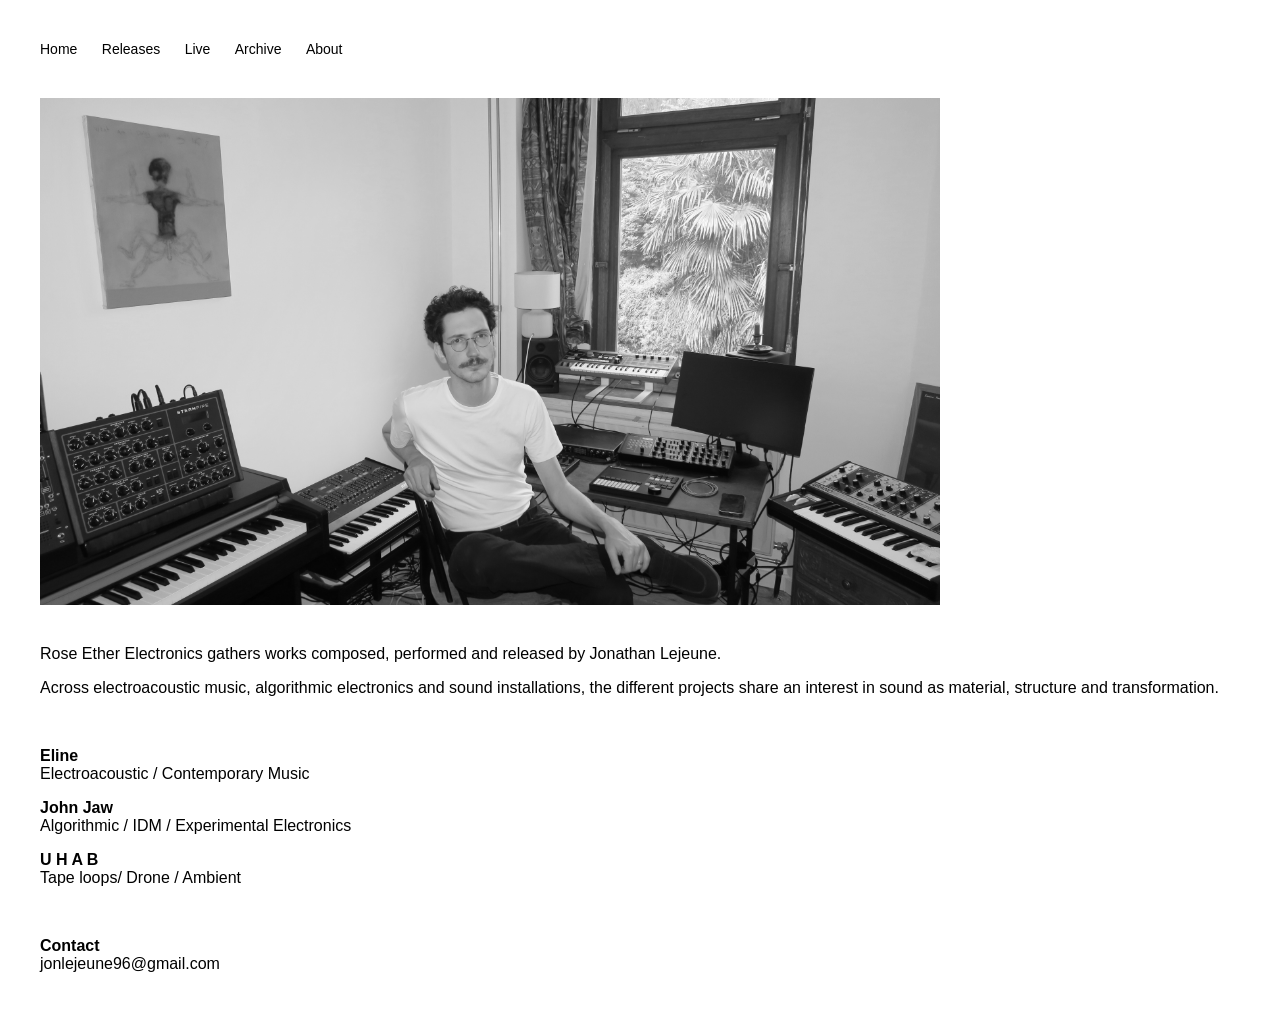
<file: about.html>
<!DOCTYPE html>
<html lang="en">
<head>
<meta charset="UTF-8">
<meta name="viewport" content="width=device-width, initial-scale=1.0"> 
<title>About</title>
<link rel="stylesheet" href="style.css">
</head>

<body>

<nav>
  <a href="index.html">Home</a>
  <a href="releases.html">Releases</a>
  <a href="live.html">Live</a>
  <a href="archive.html">Archive</a>
  <a href="about.html">About</a>
</nav>

<main>

<img src="images/about.JPG" alt="About" class="about-image">

<div class="content">

<p>
Rose Ether Electronics gathers works composed, performed and released by Jonathan Lejeune.
</p>

<p>
Across electroacoustic music, algorithmic electronics and sound installations, the different projects share an interest in sound as material, structure and transformation.
</p>

<br>

<p>
<strong>Eline</strong><br>
Electroacoustic / Contemporary Music
</p>

<p>
<strong>John Jaw</strong><br>
Algorithmic / IDM / Experimental Electronics
</p>

<p>
<strong>U H A B </strong><br>
Tape loops/ Drone / Ambient  
</p>

<br>

<p>
<strong>Contact</strong><br>
jonlejeune96@gmail.com
</p>

</div>

</main>

</body>
</html>
</file>
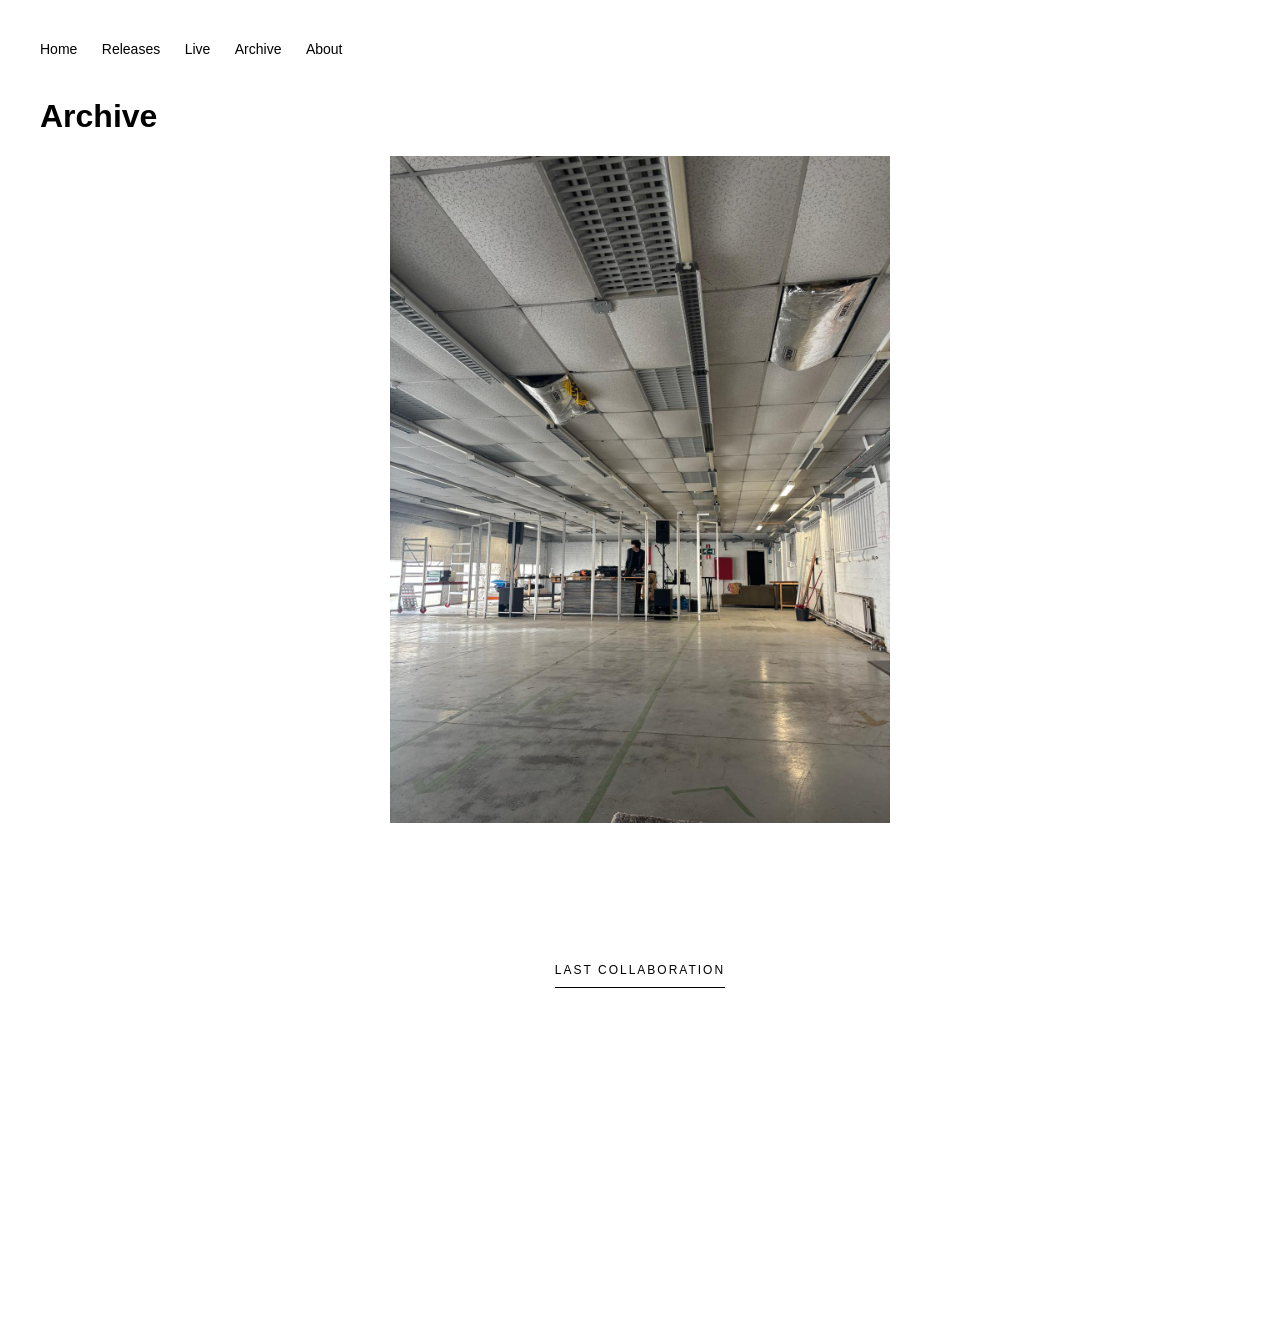
<file: archive.html>
<!DOCTYPE html>
<html lang="en">
<head>
<meta charset="UTF-8">
<meta name="viewport" content="width=device-width, initial-scale=1.0">  
<title>Archive</title>
<link rel="stylesheet" href="style.css">
</head>

<body>

<nav>
  <a href="index.html">Home</a>
  <a href="releases.html">Releases</a>
  <a href="live.html">Live</a>
  <a href="archive.html">Archive</a>
  <a href="about.html">About</a>
</nav>

<main>

<h1>Archive</h1>

<div class="archive-gallery">

  <img src="images/live.jpg" alt="">

  <h2> Last collaboration </h2>
 
  
  <iframe
  class="archive-video"
  src="https://www.youtube.com/embed/gpTZohEwEDY"
  title="YouTube video player"
  frameborder="0"
  allow="accelerometer; autoplay; clipboard-write; encrypted-media; gyroscope; picture-in-picture"
  allowfullscreen>
</iframe>


  <div class="archive-list">

 
</div>
</main>

</body>
</html>
</file>
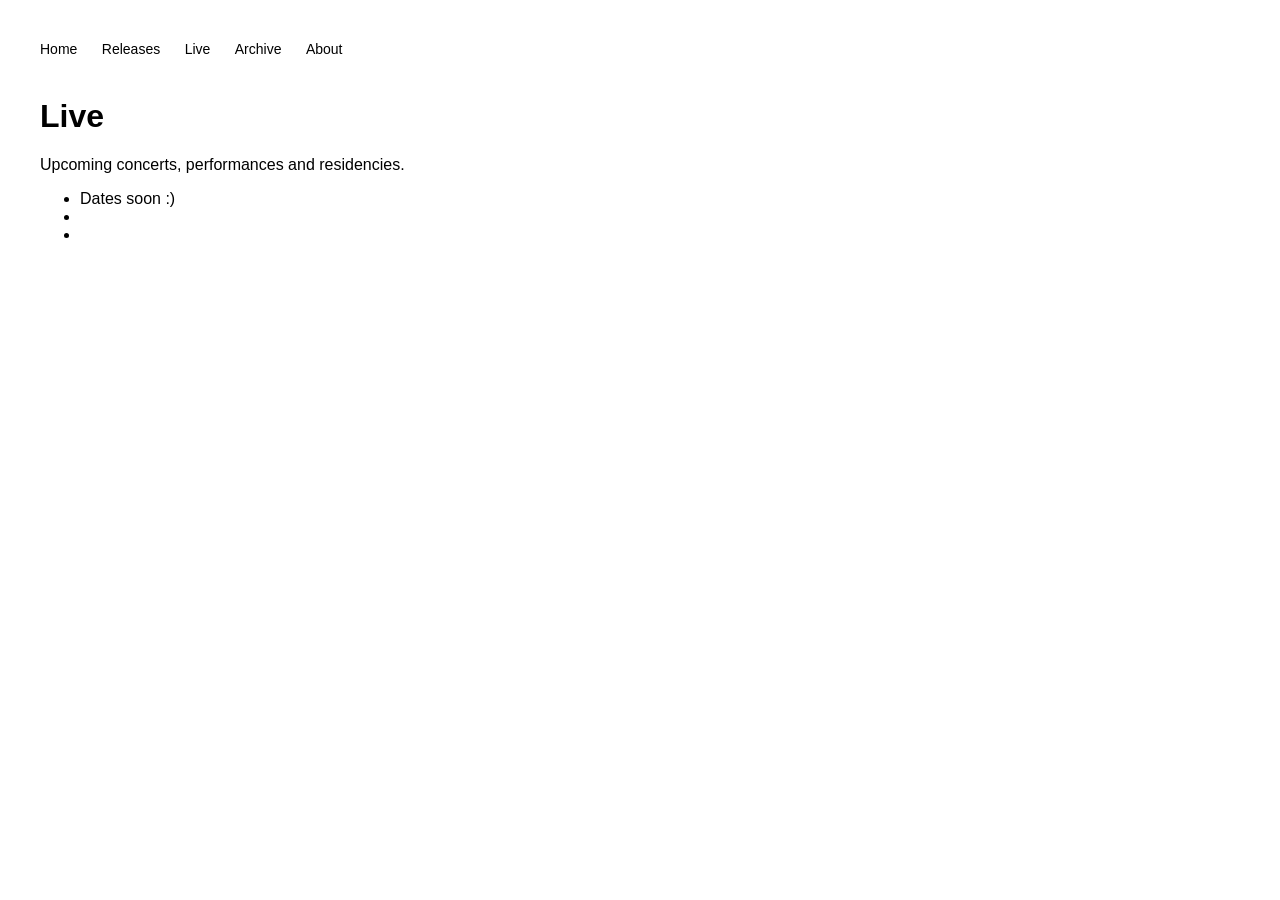
<file: live.html>
<!DOCTYPE html>
<html lang="en">
<head>
<meta charset="UTF-8">
<meta name="viewport" content="width=device-width, initial-scale=1.0">  
<title>Live</title>
<link rel="stylesheet" href="style.css">
</head>

<body>

<nav>
  <a href="index.html">Home</a>
  <a href="releases.html">Releases</a>
  <a href="live.html">Live</a>
  <a href="archive.html">Archive</a>
  <a href="about.html">About</a>
</nav>

<main>

<h1>Live</h1>

<p>
Upcoming concerts, performances and residencies.
</p>

<ul class="live-list">
  <li>Dates soon :)</li>
  <li></li>
  <li></li>
</ul>

</main>

</body>
</html>
</file>
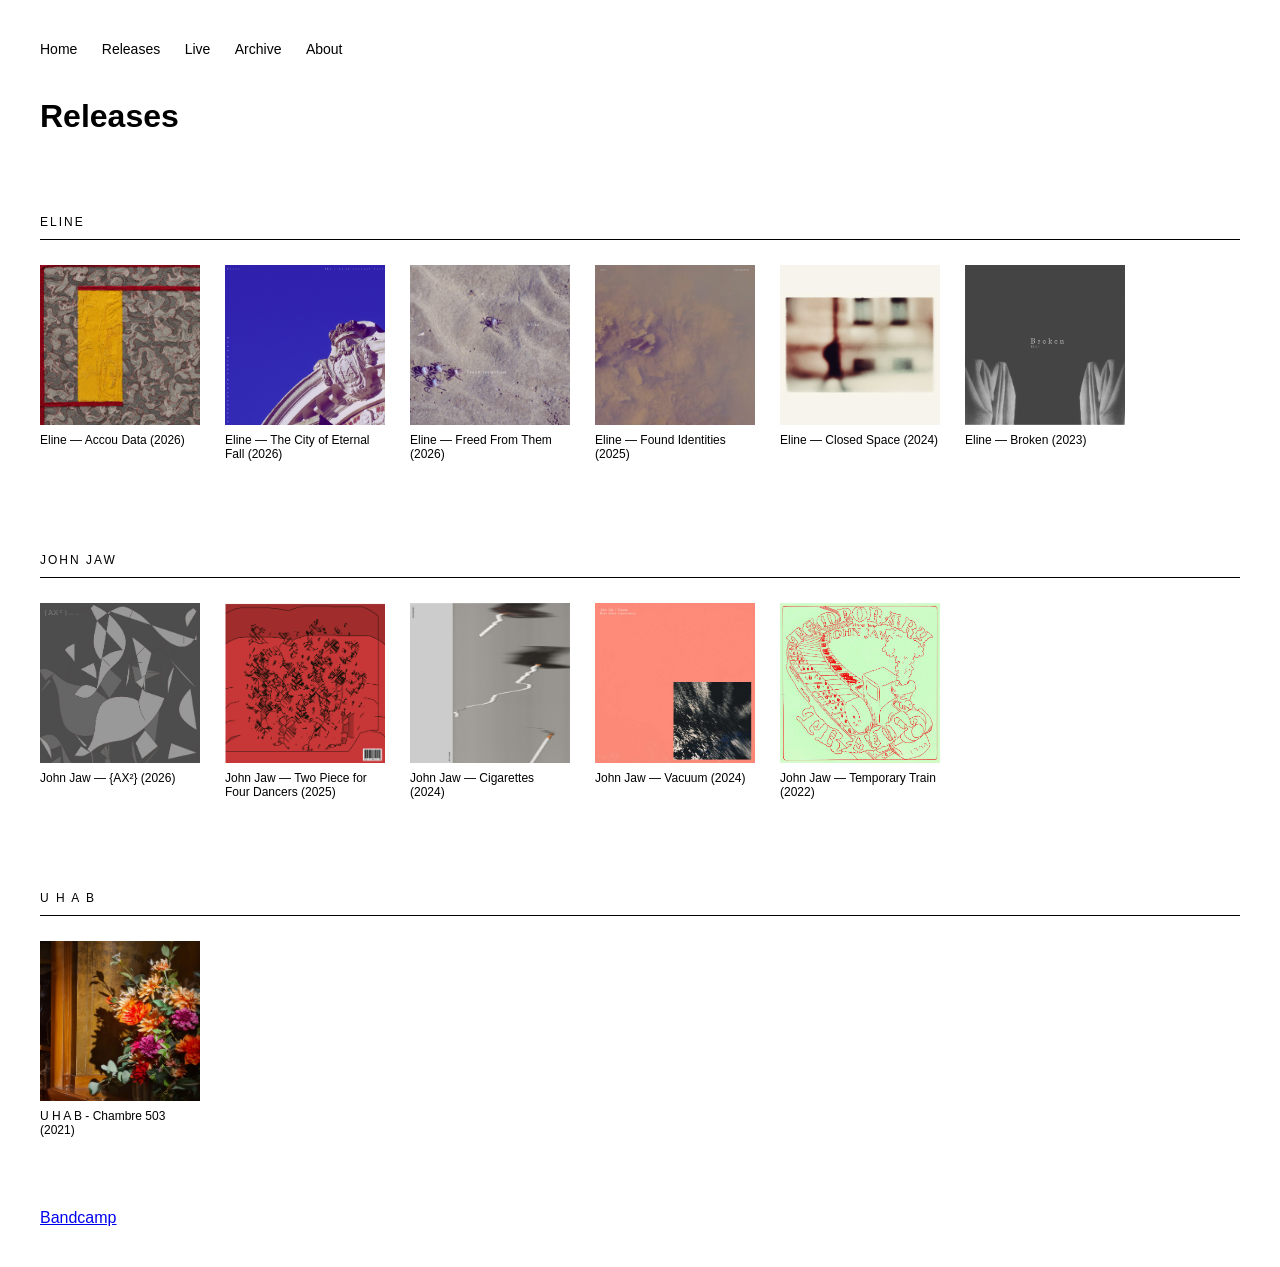
<file: releases.html>
<!DOCTYPE html>
<html lang="en">
<head>
<meta charset="UTF-8">
<meta name="viewport" content="width=device-width, initial-scale=1.0">  
<title>Releases</title>
<link rel="stylesheet" href="style.css">
</head>

<body>

<nav>
  <a href="index.html">Home</a>
  <a href="releases.html">Releases</a>
  <a href="live.html">Live</a>
  <a href="archive.html">Archive</a>
  <a href="about.html">About</a>
</nav>

<main>

<h1>Releases</h1>

<h2>Eline</h2>

<div class="project-row">

  <div class="release">
    <img src="images/accou data.jpg" alt="">
    <p>Eline — Accou Data (2026)</p>
  </div> 
  
  
   <div class="release">
    <img src="images/Eline the city of eternal fall.jpg" alt="">
    <p>Eline — The City of Eternal Fall (2026)</p>
  </div>

  <div class="release">
    <img src="images/Eline freed from them.jpg" alt="">
    <p>Eline — Freed From Them (2026)</p>
  </div>

  <div class="release">
    <img src="images/Eline found identitties .png.jpg" alt="">
    <p>Eline — Found Identities (2025)</p>
  </div>

  <div class="release">
    <img src="images/Eline closed space.jpg" alt="">
    <p>Eline — Closed Space (2024)</p>
  </div>

  <div class="release">
    <img src="images/Eline Broken.png" alt="">
    <p>Eline — Broken (2023)</p>
  </div>

</div>

<h2>John Jaw</h2>

<div class="project-row">

  <div class="release">
    <img src="images/John Jaw {AX²}.jpg" alt="">
    <p>John Jaw — {AX²} (2026)</p>
  </div>

  <div class="release">
    <img src="images/John Jaw two piece for four dancers.png" alt="">
    <p>John Jaw — Two Piece for Four Dancers (2025)</p>
  </div>

  <div class="release">
    <img src="images/john jaw cigarettes.png" alt="">
    <p>John Jaw — Cigarettes (2024)</p>
  </div>

  <div class="release">
    <img src="images/john jaw vacuum.jpg" alt="">
    <p>John Jaw — Vacuum (2024)</p>
  </div>

  <div class="release">
    <img src="images/John Jaw temporary train.jpg" alt="">
    <p>John Jaw — Temporary Train (2022)</p>
  </div>

</div>

<h2>U H A B</h2>

<div class="project-row">

 
  <div class="release">
    <img src="images/grand mother.png" alt="">
    <p>U H A B - Chambre 503 (2021)</p>
  </div>


</div>

<p style="margin-top:60px;">
  <a href="https://rose-ether.bandcamp.com/" target="_blank">
    Bandcamp
  </a>
</p>

</main>

</body>
</html>
</file>
<file: style.css>
body {
  font-family: "Helvetica Neue", Helvetica, Arial, sans-serif;
  background: white;
  color: black;
  margin: 40px;
}

nav {
  margin-bottom: 40px;
}

nav a {
  text-decoration: none;
  color: black;
  margin-right: 20px;
  font-size: 14px;
}

.home {
  display: flex;
  justify-content: center;
  align-items: center;
  min-height: calc(100vh - 150px);
}

.featured-image {
  max-width: 80vw;
  max-height: 75vh;
  display: block;
}

.home-title {
  position: fixed;
  right: 40px;
  bottom: 40px;
  font-size: 12px;
  letter-spacing: 2px;
  text-transform: uppercase;
}
.about-image {
  width: 100%;
  max-width: 900px;
  height: auto;
  display: block;
  margin-bottom: 40px;
}
.gallery {
  display: grid;
  grid-template-columns: repeat(auto-fit, minmax(220px, 280px));
  gap: 30px;
}


.release p {
  margin-top: 8px;
  font-size: 12px;
}
.gallery {
  display: grid;
  grid-template-columns: repeat(auto-fit, minmax(220px, 280px));
  gap: 30px;
}
h2 {
  margin-top: 80px;
  margin-bottom: 25px;
  font-size: 12px;

  font-weight: 400;
  letter-spacing: 2px;
  text-transform: uppercase;
  border-bottom: 1px solid black;
  padding-bottom: 10px;
}
body {
  font-family: "Helvetica Neue", Helvetica, Arial, sans-serif;
  background: white;
  color: black;
  margin: 40px;
}

nav {
  margin-bottom: 40px;
}

nav a {
  text-decoration: none;
  color: black;
  margin-right: 20px;
  font-size: 14px;
}

.home {
  display: flex;
  justify-content: center;
  align-items: center;
  min-height: calc(100vh - 150px);
}

.featured-image {
  max-width: 80vw;
  max-height: 75vh;
  display: block;
}

.home-title {
  position: fixed;
  right: 40px;
  bottom: 40px;
  font-size: 12px;
  letter-spacing: 2px;
  text-transform: uppercase;
}
.about-image {
  width: 100%;
  max-width: 900px;
  height: auto;
  display: block;
  margin-bottom: 40px;
}
.gallery {
  display: grid;
  grid-template-columns: repeat(auto-fit, minmax(220px, 280px));
  gap: 30px;
}


.release p {
  margin-top: 8px;
  font-size: 12px;
}
.gallery {
  display: grid;
  grid-template-columns: repeat(auto-fit, minmax(220px, 280px));
  gap: 30px;
}
h2 {
  margin-top: 80px;
  margin-bottom: 25px;
  font-size: 12px;

  font-weight: 400;
  letter-spacing: 2px;
  text-transform: uppercase;
  border-bottom: 1px solid black;
  padding-bottom: 10px;
}
.project-row {
  display: grid;
  grid-template-columns: repeat(auto-fill, 160px);
  gap: 25px;
  align-items: start;
}

/* bloc release stable */
.release {
  width: 160px;
}

/* image parfaitement uniforme */
.release img {
  width: 160px;
  height: 160px;
  object-fit: cover;
  display: block;
}

/* texte propre sous image */
.release p {
  margin-top: 8px;
  font-size: 12px;
  text-align: left;
}


.archive-list {
  display: flex;
  flex-direction: column;
  gap: 80px;
  align-items: center;
}

.archive-list img {
  width: 400px;
  max-width: 100%;
  height: auto;
  display: block;
}
.archive-list img {
  width: 400px !important;
  height: auto !important;
}

.archive-gallery {
  display: flex;
  flex-direction: column;
  align-items: center;
  gap: 60px;
}

.archive-gallery img {
  width: 500px;
  max-width: 100%;
  height: auto;
  display: block;
}

@media screen and (max-width: 768px) {

  nav {
    display: flex;
    justify-content: space-between;
  }

  nav a {
    margin-right: 0;
    font-size: 14px;
  }

}
@media screen and (max-width: 768px) {

  .home {
    min-height: calc(100vh - 120px);
    display: flex;
    justify-content: center;
    align-items: center;
    padding: 0;
  }

  .featured-image {
    max-width: 90vw;
    max-height: 60vh;
    margin: 0 auto;
    display: block;
  }

}
@media screen and (max-width: 768px) {

  body {
    margin: 20px;
  }

  .home {
    min-height: calc(100vh - 140px);
    justify-content: center;
    align-items: center;
  }

  .featured-image {
    max-width: 100%;
    max-height: 65vh;
    margin: auto;
  }

  .home-title {
    right: 20px;
    bottom: 20px;
  }

.archive-video {
  width: 100%;
  max-width: 700px;
  aspect-ratio: 16 / 9;
  border: none;
  display: block;
  margin: 0 auto;
}

@media screen and (max-width: 768px) {
  .archive-video {
    max-width: 100%;
  }
}
</file>
